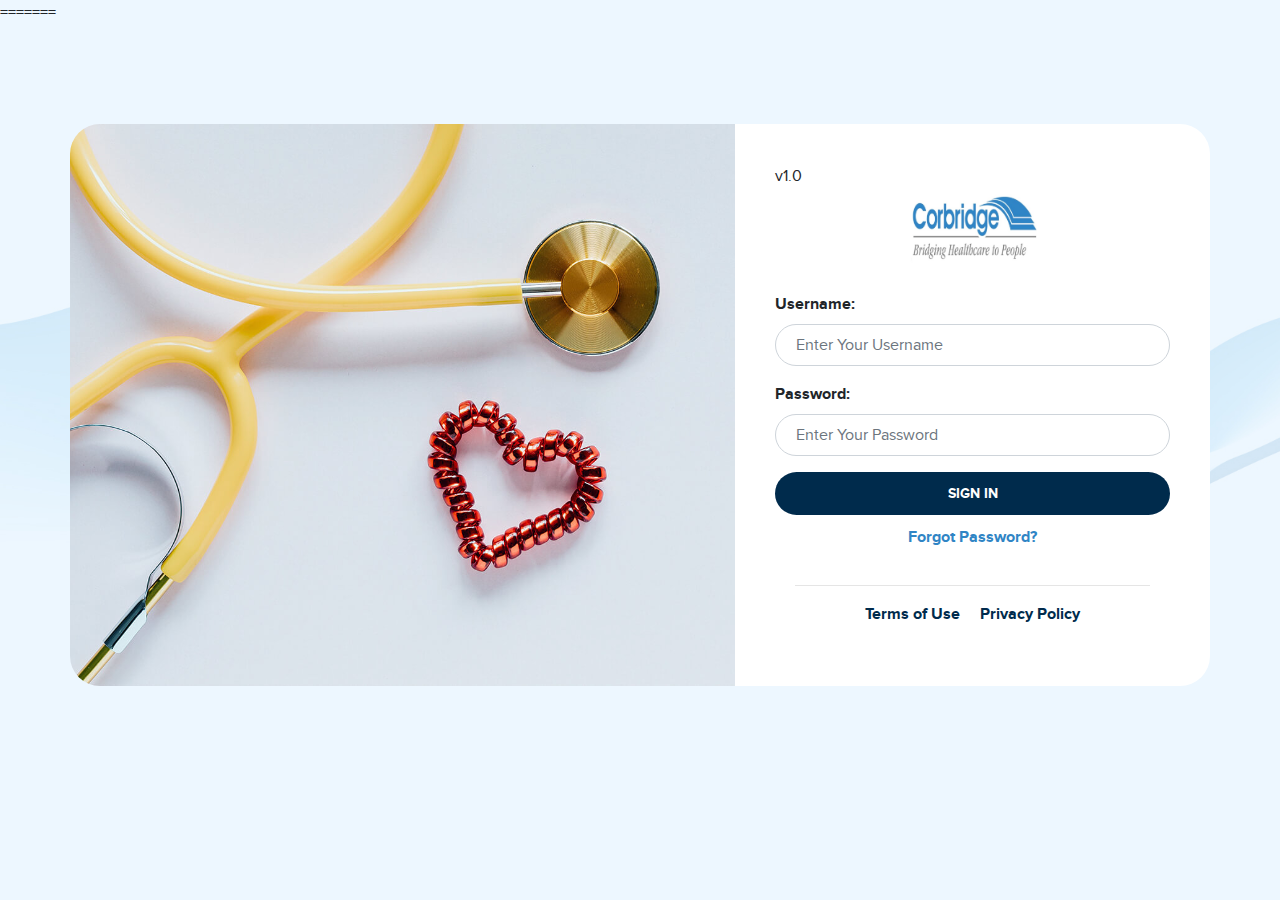
<file: index.html>
<!DOCTYPE html>
<html lang="en">
  <head>
    <meta charset="utf-8">
    <meta http-equiv="X-UA-Compatible" content="IE=edge">
    <meta name="viewport" content="width=device-width, initial-scale=1">
	<meta name="robots" content="noindex, nofollow" />
     <title>Corbridge WITH DEV-1 BRANCH</title>	  =======

   

	

	<link rel="icon" type="image/png" href="public/ed/images/cambridge-favicon.png" />   
	<link href="public/ed/css/bootstrap.min.css" rel="stylesheet">
	<link href="public/ed/css/owl.carousel.min.css" rel="stylesheet">	  
	<link href="public/ed/css/owl.theme.default.min.css" rel="stylesheet">  
	<link href="public/ed/css/fontawesome-all.min.css" rel="stylesheet">
	<link href="public/ed/css/animate.css" rel="stylesheet">	  
    <link href="public/ed/css/custom.css" rel="stylesheet">
    <link href="public/ed/css/xtian_custom.css" rel="stylesheet"> <!-- xtian 02-05-2021 -->
    <link href="public/css/jquery.dataTables.min.css" rel="stylesheet"> <!-- xtian 02-05-2021 -->

	<script  src="public/ed/js/jquery-3.4.1.min.js"></script>
	<script src="public/ed/js/popper.min.js" ></script>
	<script src="public/ed/js/bootstrap.min.js" ></script>
    <script src="public/ed/js/owl.carousel.min.js"></script>  
    <script src="public/ed/js/smooth-scroll.js"></script>	
	<script src="public/ed/js/wow.min.js" ></script>	
    <script src="public/js/chart.min.js"></script> 
	<script src="public/ed/js/custom.js"></script>	
	
	<!-- xtian 01-26-2021 -->
	<script  src="public/jquery/signature-pad.js"  ></script>
    <script  src="public/js/jquery.dataTables.min.js"  ></script>
    <script  src="public/js/accounting.min.js"  ></script>

    <style>
        table.table td a.add {
            color: #27C46B;
        }
        table.table td a.edit {
            color: #FFC107;
        }
        table.table td a.print {
            color: #000000;
        }
        table.table td a.delete {
            color: #E34724;
        }/* fallback */
        @font-face {
          font-family: 'Material Icons';
          font-style: normal;
          font-weight: 400;
          src: url('/public/image/flUhRq6tzZclQEJ-Vdg-IuiaDsNc.woff2') format('woff2');
        }

        .material-icons {
          font-family: 'Material Icons';
          font-weight: normal;
          font-style: normal;
          font-size: 24px;
          line-height: 1;
          letter-spacing: normal;
          text-transform: none;
          display: inline-block;
          white-space: nowrap;
          word-wrap: normal;
          direction: ltr;
          -webkit-font-feature-settings: 'liga';
          -webkit-font-smoothing: antialiased;
        }

    </style>

  </head>
  <body>

									<div id="wrapper">	  
										
										<div class="container">
										<div class="row row-login">
											<div id="mainbanner" style="background: url('public/ed/images/login-bg.jpg') center;background-size: cover;" class="col-md-7">
											</div>
											<div id="logincont" class="col-md-5 bg-white col-pads">
												<div class="vcont">v<span id="vernum">1.0</span></div>
												<div class="logo text-center" >
													<img alt="" src="public/ed/images/corbridge-logo.jpg" width="150">
												</div>	
												<div id="loginform">
												
													<div class="form-group">
														<label for="inputEmail4">Username:</label>
														<input type="text" class="form-control" id="username" name="username" placeholder="Enter Your Username">
													</div>
													<div class="form-group">
														<label for="inputEmail4">Password:</label>
														<input type="password" class="form-control" id="password" name="password" placeholder="Enter Your Password">
													</div>	
													<div class="text-center">
														<button type="submit" class="btn btn-custom bg-dblue text-white" onclick='login()'>Sign In</button> <a href="#" class="text-link text-blue" onclick="return false;">Forgot Password?</a>
													</div>	
												
												</div>
												<div class="login-bottom text-center">
													<hr>
													<a href="#termsofuse" class="text-link text-dblue" data-toggle="modal">Terms of Use</a>&nbsp;&nbsp;&nbsp;&nbsp;&nbsp;<a href="#privacypolicy" class="text-link text-dblue"  data-toggle="modal">Privacy Policy</a>
												</div>
											</div> 
										</div>
									</div>
									
								</div>	
								
								<style>body {background: url('public/ed/images/lb-bg.jpg') #edf7ff;background-size: cover;background-repeat:no-repeat;}</style>
								
								<!-- Modal -->
								<div class="modal fade" id="termsofuse" tabindex="-1" aria-labelledby="exampleModalLabel" aria-hidden="true">
								<div class="modal-dialog modal-lg">
									<div class="modal-content">
									<div class="modal-header bg-white">
										<h2 class="modal-title" id="exampleModalLabel">Terms of Use</h2>
										<button type="button" class="close" data-dismiss="modal" aria-label="Close">
										<span aria-hidden="true">&times;</span>
										</button>
									</div>
									<div class="modal-body">
										
									</div>
									</div>
								</div>
								</div>		
								
								
								<!-- Modal -->
								<div class="modal fade" id="privacypolicy" tabindex="-1" aria-labelledby="exampleModalLabel" aria-hidden="true">
								<div class="modal-dialog modal-lg">
									<div class="modal-content">
									<div class="modal-header bg-white">
										<h2 class="modal-title" id="exampleModalLabel">Privacy Policy</h2>
										<button type="button" class="close" data-dismiss="modal" aria-label="Close">
										<span aria-hidden="true">&times;</span>
										</button>
									</div>
									<div class="modal-body">
										
									</div>
									</div>
								</div>
								</div>	

<!-- Modal bg-white -->
<div class="modal" id="modal_form" tabindex="-1" aria-labelledby="exampleModalLabel" aria-hidden="true">
	<div class="modal-dialog">
	  <div class="modal-content">
		<div class="modal-header" style='background-color:#3085C5;color:#ffffff;'>
		  <h5 class="modal-title" id="exampleModalLabel">Message Us</h5>
		  <button type="button" onclick='close_modal()' class="close" data-dismiss="modal" aria-label="Close">
			<span aria-hidden="true">&times;</span>
		  </button>
		</div>
		<div class="modal-body" style='background-color:#EDF7FF;' id='modal_container'>
								  
		</div>
	  </div>
	</div>
  </div>	
  
	
	  
  
  
  
  
  
	
  <script>
	$(function () {
		$('[data-toggle="popover"]').popover()
	})

	$(document).ready(function(){
	
	});
	
	
	function login(){
		var param = 
            {
                'username' : $('#username').val(),
                'password' : $('#password').val()
            }
			
		$.post("https:\\\\corbridge.12symphony.com\\index.php\\Api\\login\\", param, 
			function(data) {
				console.log(data);
			
				
				if(data['success'] ){
					localStorage.setItem("user_id", data['user_id']);
					localStorage.setItem("location_district_id", data['location_district_id']);
					window.location.href = "main.html"; 
					
					

				}
				else{
					alert(data['description']);
				}
				
		}, 'json');
		

	} 
  </script>	
  </body>
  </html>
</file>
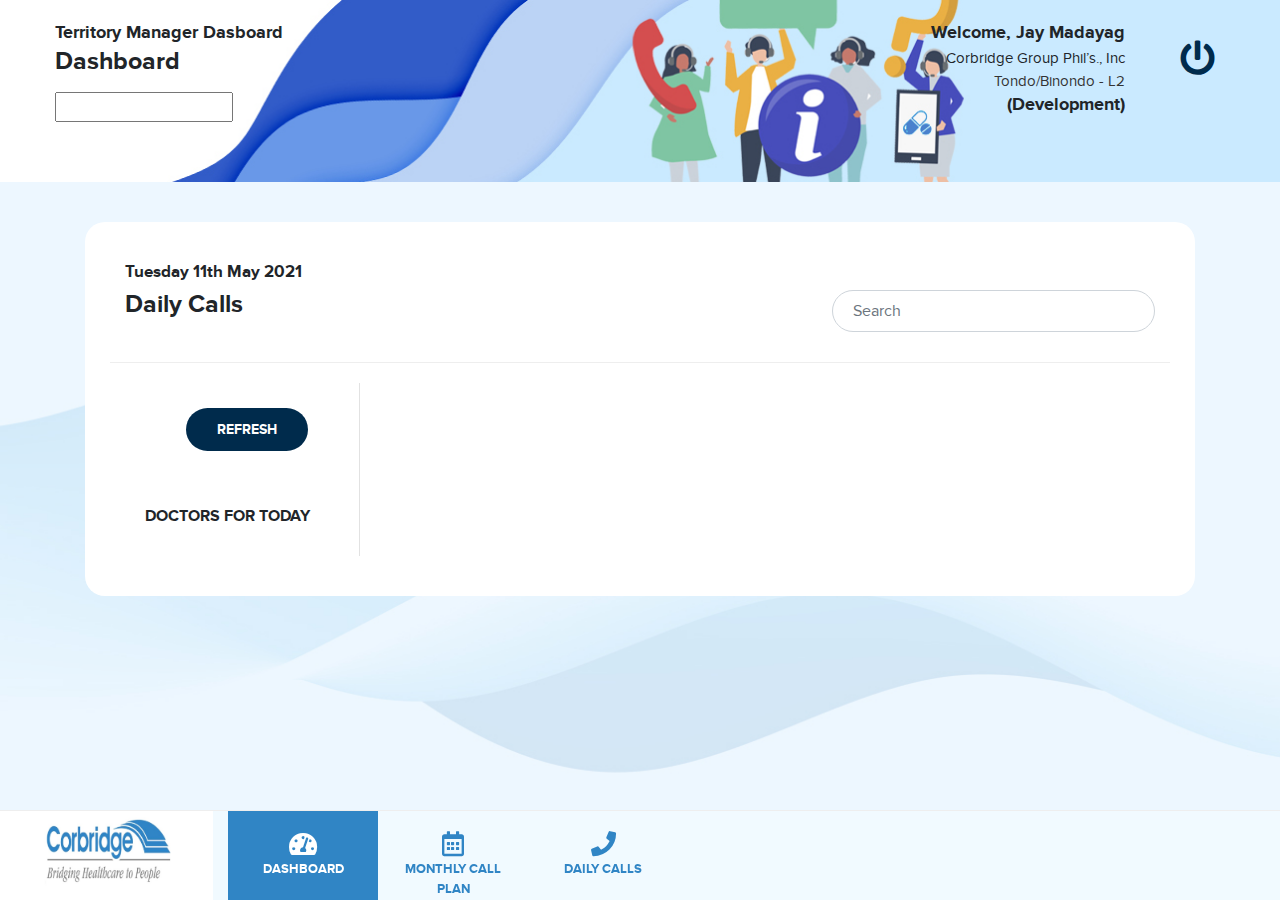
<file: daily_call.html>
<!DOCTYPE html>
<html lang="en">
  <head>
    <meta charset="utf-8">
    <meta http-equiv="X-UA-Compatible" content="IE=edge">
    <meta name="viewport" content="width=device-width, initial-scale=1">
	<meta name="robots" content="noindex, nofollow" />
    <title>Corbridge</title>	  
	<!--
	<link rel="icon" type="image/png" href="images/cambridge-favicon.png" />   
	-->

	<link rel="icon" type="image/png" href="public/ed/images/cambridge-favicon.png" />   
	<link href="public/ed/css/bootstrap.min.css" rel="stylesheet">
	<link href="public/ed/css/owl.carousel.min.css" rel="stylesheet">	  
	<link href="public/ed/css/owl.theme.default.min.css" rel="stylesheet">  
	<link href="public/ed/css/fontawesome-all.min.css" rel="stylesheet">
	<link href="public/ed/css/animate.css" rel="stylesheet">	  
    <link href="public/ed/css/custom.css" rel="stylesheet">
	<link href="/public/ed/css/xtian_custom.css" rel="stylesheet">

	<script src="public/ed/js/jquery-3.4.1.min.js"></script>
	<script src="public/ed/js/popper.min.js" ></script>
	<script src="public/ed/js/bootstrap.min.js" ></script>
    <script src="public/ed/js/owl.carousel.min.js"></script>  
    <script src="public/ed/js/smooth-scroll.js"></script>	
	<script src="public/ed/js/wow.min.js" ></script>	
	<script src="public/ed/js/custom.js"></script>	
	

	<!-- xtian 01-26-2021 -->
	<script  src="public/jquery/signature-pad.js"  ></script>
	<script  src="public/js/jquery.dataTables.min.js"  ></script>


  </head>
  <body>
  <header>
	  <div class="container-fluid">
		 <div class="row">
			 <div class="col-md-2 logo">
				<i id="mmenu" class="fas fa-bars"></i> 
				<a href="/" data-scroll><img alt="" src="public/ed/images/corbridge-logo.jpg" width="150"></a>
			 </div>
			 <nav id="hright" class="col-md-10">			 
				 <ul class="nav">


                    <li class="nav-item">
                        <a class="nav-link active" href="">
                            <span class="col-icon">
                            <i class="fas fa-tachometer-alt"></i>
                            </span>
                            <span class="col-text">
                                Dashboard
                            </span>
                         </a>
                     </li>		
				  



				   <li class="nav-item">
					  <a class="nav-link " href="">
						  <span class="col-icon">
						  	<i class="far fa-calendar-alt"></i>
						  </span>
						  <span class="col-text">
							  Monthly Call Plan
						  </span>
					   </a>
				   </li>


				    <li class="nav-item">
					  <a class="nav-link " href="daily_call.html">
						  <span class="col-icon">
						  	<i class="fas fa-phone"></i>
						  </span>
						  <span class="col-text">
							  Daily Calls
						  </span>
					   </a>
				   </li>					 
				   


					
				</ul>
			 </nav>	
			 
		</div>
	  </div>
  </header> 	  
<div id="wrapper">	  
	  	  
 		<section id="topheading" class="col-pads col-pads-nb">

			<div class="container-fluid">

				<div class="row">
					<div class="col-md-6">
						<div id="dashtitle">Territory Manager Dasboard</div>
						<h1 id="tabtitle">Dashboard</h1>
						<input type='text' id='user_id' />
					</div>
					
					<div class="col-md-6 text-right">
						<div class="row profilehead">
						    <div class="col-md-10">
							Welcome, <span id="pname">Jay Madayag</span><br>
                                <div id="compname">Corbridge Group Phil’s., Inc</div>
    							<div id="branchname">Tondo/Binondo - L2</div>
								<div id="mode">(Development)</div>
							</div>
							<div class="col-md-2"><a href="index.html"><i class="fas fa-power-off text-dblue"></i></a></div>							
                            </div>
						</div>
					</div>
				</div>
				
				

			</div>
			
		</section>	
<section id="tabwrap" class="section bg-lblue">
			<div class="container">
				<div class="row">
					
					<div class="col-12">
						
						
						
						<div class="card col-pads subnavs">
							    <div class="row">
							        <div class="col-12">
            						   <h5 id="tabinnertitle">Tuesday 11th May 2021</h5>
            					    </div>
                                    <div class="col-12">

													    <div class="row row-top">
													        <div class="col-md-8"><h2 class="rowttitle">Daily Calls</h2></div>
													        <div class="col-md-4 text-right">
													            <input type="text" class="form-control" id="search"  onchange="load_client()" placeholder="Search"/>
													        </div>
													    </div>                                        
                                    </div>
                                    <div class="col-lg-3 col-md-3 col-sm-12 col-xs-12">										
                                        <div style="padding:20px;border-right: 1px solid #e2e2e2;">
											<div style="text-align:center;width:100%;margin:5px;">
													<button class="btn btn-custom bg-dblue text-white" onclick="load_client()">Refresh</button>
											</div>
											<br>
											<br>	

											
											<label>DOCTORS FOR TODAY</label>
											<div id="client_container">	
											
                                            
											</div>

                                            
                                              
                                            
                                         </div>               
                                    </div>

                                    <div class="col-lg-9 col-md-9 col-sm-12 col-xs-12">
                                          <div style="padding:10px;" id="plot_dtl_container">



                                          </div>              
                                    </div>                


							
                                </div>
						</div>						
					</div>

				</div>
			</div>

		</section>
<!-- Modal bg-white -->
<div class="modal" id="modal_form" tabindex="-1" aria-labelledby="exampleModalLabel" aria-hidden="true">
  <div class="modal-dialog">
    <div class="modal-content" style='border:1px solid black;'>
      <div class="modal-header" style='background-color:#3085C5;color:#ffffff;'>
        <h5 class="modal-title" id="exampleModalLabel">Message Us</h5>
        <button type="button" onclick='close_modal()' class="close" data-dismiss="modal" aria-label="Close">
          <span aria-hidden="true">&times;</span>
        </button>
      </div>
      <div class="modal-body" style='background-color:#EDF7FF;' id='modal_container'>
								
      </div>
    </div>
  </div>
</div>	

  
    





  
<script>
	$(document).ready(function(){
		$('#user_id').val(localStorage.getItem("user_id"));
		//load_client();
		//load_tm_line_item();
		//load_visual();
		mobile_sync()
	});
	
	
	function load_client(){
	
		var user_id = localStorage.getItem("user_id");
		var location_district_id = localStorage.getItem("location_district_id");
	
		var param = 
            {
                'user_id' : user_id,
				'location_district_id' :location_district_id
				
                
            }
			
		$.get("https:\\\\corbridge.12symphony.com\\index.php\\Api\\get_plot_today\\", param, 
			function(data) {
				console.log(data);
			
				localStorage.setItem("plot_list", JSON.stringify(data['plot_list']));
				
				console.log(localStorage.getItem("plot_list"));
			
				load_plot_list();
				
				
				
				
		}, 'json');
		
	
	}
	
	
	function load_plot_list(){
	
		var html = "";
	
		JSON.parse(localStorage.getItem("plot_list")).forEach((number, index) => {
					console.log('Index: ' + index + ' Value: ' + number.doctor_name);
					
				html = html + "<div onclick='view_plot_dtl(" + number.plot_dtl_id + ")' onmouseover=\"this.style.color='orange';\" onmouseout=\"this.style.color='';\" style='border-bottom: 1px solid white; margin-bottom: 8px; cursor: pointer; font-size: 14px;'> " +
									" <i class='fas fa-check-circle' style='color:green'></i> " +       
									"&nbsp; " + number.doctor_name +
							"</div>";
		});
		
		$('#client_container').html(html);
	
	}
	
	
	function load_tm_line_item(){
	
		var user_id = localStorage.getItem("user_id");
		var location_district_id = localStorage.getItem("location_district_id");
	
		var param = 
            {
                'user_id' : user_id
				
				
                
            }
			
		$.get("https:\\\\corbridge.12symphony.com\\index.php\\Api\\get_line\\", param, 
			function(data) {
				console.log(data);
				
				var sst = JSON.stringify(data);
				alert(sst);
				
				
				
				
		}, 'json');
	
	}
	
	
	function load_visual(){
	
		var user_id = localStorage.getItem("user_id");
	
		var param = 
            {
                'user_id' : user_id
			}
			
		$.get("https:\\\\corbridge.12symphony.com\\index.php\\Api\\get_visual_aids\\", param, 
			function(data) {
				console.log(data);
				
				var sst = JSON.stringify(data);
				alert(sst);
				
		}, 'json');
	
	}
	
	
	function mobile_sync(){
		var user_id = localStorage.getItem("user_id");
		alert(user_id);
	
		var param = 
            {
                'user_id' : user_id,
				'data' : "{first_name : 'christian',last_name : 'aborde'}"
			}
			
		$.get("https:\\\\corbridge.labmatepharma.com\\index.php\\Api\\mobile_sync\\", param, 
			function(data) {
				console.log(data);
				var sst = JSON.stringify(data);
				alert(sst);
				
		}, 'json');
	
	}




</script>	
</body>
</html>
</file>
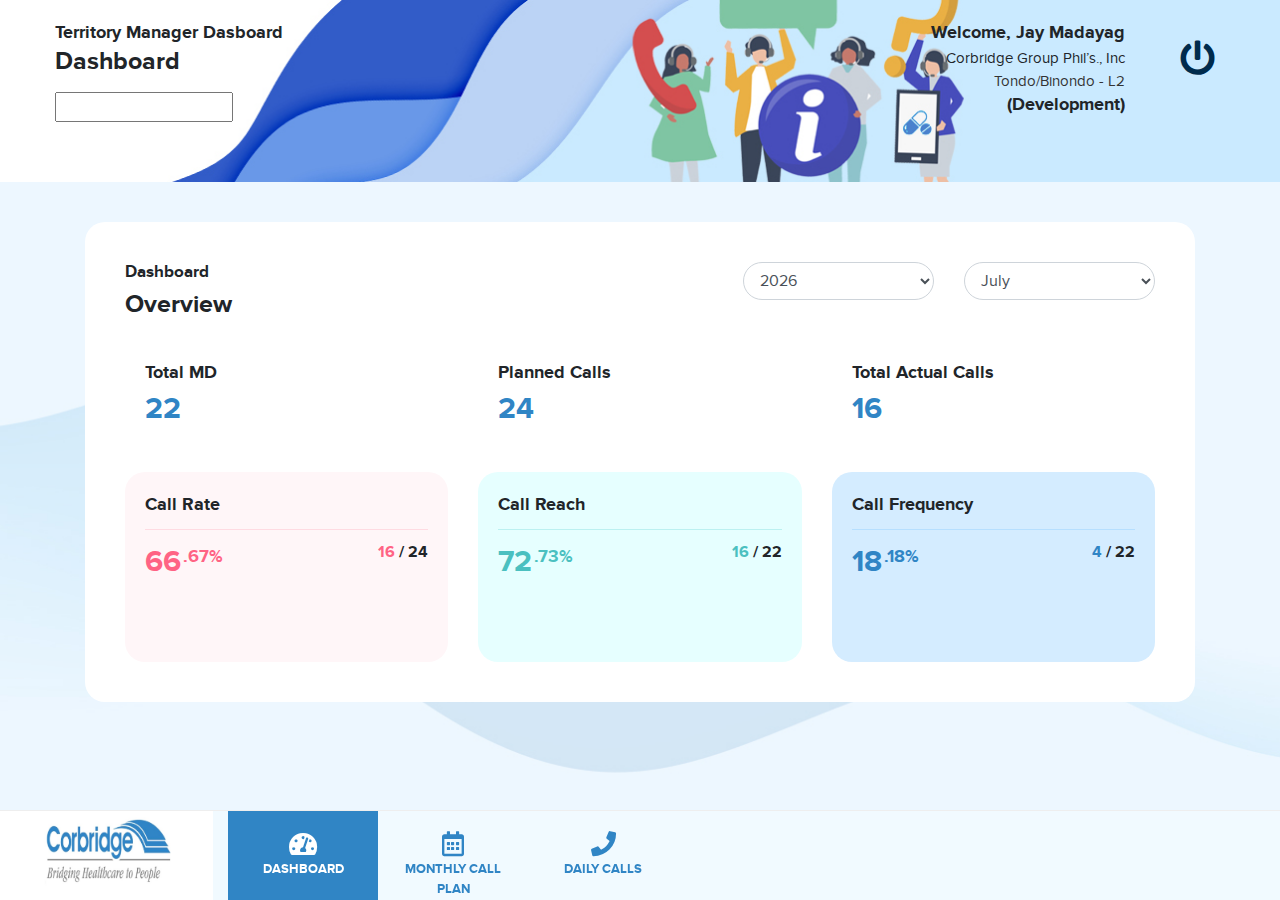
<file: main.html>
<!DOCTYPE html>
<html lang="en">
  <head>
    <meta charset="utf-8">
    <meta http-equiv="X-UA-Compatible" content="IE=edge">
    <meta name="viewport" content="width=device-width, initial-scale=1">
	<meta name="robots" content="noindex, nofollow" />
    <title>Corbridge chrisitan</title>	  
	<!--
	<link rel="icon" type="image/png" href="images/cambridge-favicon.png" />   
	-->

	<link rel="icon" type="image/png" href="public/ed/images/cambridge-favicon.png" />   
	<link href="public/ed/css/bootstrap.min.css" rel="stylesheet">
	<link href="public/ed/css/owl.carousel.min.css" rel="stylesheet">	  
	<link href="public/ed/css/owl.theme.default.min.css" rel="stylesheet">  
	<link href="public/ed/css/fontawesome-all.min.css" rel="stylesheet">
	<link href="public/ed/css/animate.css" rel="stylesheet">	  
    <link href="public/ed/css/custom.css" rel="stylesheet">
	<link href="/public/ed/css/xtian_custom.css" rel="stylesheet">

	<script src="public/ed/js/jquery-3.4.1.min.js"></script>
	<script src="public/ed/js/popper.min.js" ></script>
	<script src="public/ed/js/bootstrap.min.js" ></script>
    <script src="public/ed/js/owl.carousel.min.js"></script>  
    <script src="public/ed/js/smooth-scroll.js"></script>	
	<script src="public/ed/js/wow.min.js" ></script>	
	<script src="public/ed/js/custom.js"></script>	
	

	<!-- xtian 01-26-2021 -->
	<script  src="public/jquery/signature-pad.js"  ></script>
	<script  src="public/js/jquery.dataTables.min.js"  ></script>


  </head>
  <body>
  <header>
	  <div class="container-fluid">
		 <div class="row">
			 <div class="col-md-2 logo">
				<i id="mmenu" class="fas fa-bars"></i> 
				<a href="/" data-scroll><img alt="" src="public/ed/images/corbridge-logo.jpg" width="150"></a>
			 </div>
			 <nav id="hright" class="col-md-10">			 
				 <ul class="nav">


                    <li class="nav-item">
                        <a class="nav-link active" href="">
                            <span class="col-icon">
                            <i class="fas fa-tachometer-alt"></i>
                            </span>
                            <span class="col-text">
                                Dashboard
                            </span>
                         </a>
                     </li>		
				  



				   <li class="nav-item">
					  <a class="nav-link " href="">
						  <span class="col-icon">
						  	<i class="far fa-calendar-alt"></i>
						  </span>
						  <span class="col-text">
							  Monthly Call Plan
						  </span>
					   </a>
				   </li>


				    <li class="nav-item">
					  <a class="nav-link " href="daily_call.html">
						  <span class="col-icon">
						  	<i class="fas fa-phone"></i>
						  </span>
						  <span class="col-text">
							  Daily Calls
						  </span>
					   </a>
				   </li>					 
				   


					
				</ul>
			 </nav>	
			 
		</div>
	  </div>
  </header> 	  
<div id="wrapper">	  
	  	  
 		<section id="topheading" class="col-pads col-pads-nb">

			<div class="container-fluid">

				<div class="row">
					<div class="col-md-6">
						<div id="dashtitle">Territory Manager Dasboard</div>
						<h1 id="tabtitle">Dashboard</h1>
						<input type='text' id='user_id' />
					</div>
					
					<div class="col-md-6 text-right">
						<div class="row profilehead">
						    <div class="col-md-10">
							Welcome, <span id="pname">Jay Madayag</span><br>
                                <div id="compname">Corbridge Group Phil’s., Inc</div>
    							<div id="branchname">Tondo/Binondo - L2</div>
								<div id="mode">(Development)</div>
							</div>
							<div class="col-md-2"><a href="index.html"><i class="fas fa-power-off text-dblue"></i></a></div>							
                            </div>
						</div>
					</div>
				</div>
				
				

			</div>
			
		</section>	
<section id="tabwrap" class="section bg-lblue">
    <div class="container">
        <div class="row">
            <div class="col-12">
                <div class="card col-pads subnavs">
                    <div class="row">
                        <div class="col-12">
                            <div class="row">
                                <div class="col-md-7">
                                    <div class="row">
                                        <div class="col-12">
                                            <h5 id="tabinnertitle">Dashboard</h5>
                                        </div>
                                        <div class="col-12">
                                            <h2 class="rowttitle">Overview</h2>
                                        </div>
                                    </div>
                                </div>
                                <div class="col-md-5 text-right">
                                    <div class="row">
                                        <div class="col">
                                            <select name="year" id="year" class="form-control"></select>
                                        </div>
                                        <div class="col">
                                            <select name="month" id="month" class="form-control"></select>
                                        </div>
                                    </div>
                                </div>
                            </div>
                        </div>
                    </div>
                    <div class="row row-dcard"> 
                        <div class="col-md-4">
                            <div class="dash-card bg-lblue">
                                <div class="card-title-sm">
                                    Total MD
                                </div>
                                <div class="card-data text-blue">
                                    <span id="txdata">22</span>
                                </div>
                            </div>
                        </div>
                        <div class="col-md-4">
                            <div class="dash-card bg-lblue planned_calls">
                                <div class="card-title-sm">
                                    Planned Calls
                                </div>
                                <div class="card-data text-blue">
                                    <span id="txdata">24</span>
                                </div>
                            </div>
                        </div>
                        <div class="col-md-4">
                            <div class="dash-card bg-lblue total_actual_calls">
                                <div class="card-title-sm">
                                    Total Actual Calls
                                </div>
                                <div class="card-data text-blue">
                                    <span id="txdata">16</span>
                                </div>
                            </div>
                        </div>
                    </div>
                    <div class="row row-dcard">
                        <div class="col-md-4">
                            <div class="dash-card bg-lred rate">
                                <div class="card-title-sm">
                                    Call Rate
                                </div>
                                <div class="card-nums">
                                                                        <span class="wnum text-lred">66                                        <sup style="font-size: 18px;margin-left: -6px;">.67%</sup>
                                    </span>
                                    <span class="float-right">
                                    <span class="ac text-lred">16</span> / 
                                    <span class="pc">24</span>
                                    </span>
                                </div>
                                <div class="card-graph">
                                    <canvas id="ovchart_rate" width="100%" height="50"></canvas>
                                </div>
                            </div>
                        </div>
                        <div class="col-md-4">
                            <div class="dash-card bg-cyan reach">
                                <div class="card-title-sm">
                                Call Reach
                                </div>
                                <div class="card-nums">
                                                                        <span class="wnum text-cyan">
                                        72                                        <sup style="font-size: 18px;margin-left: -6px;">.73%</sup>
                                    </span>
                                    <span class="float-right">
                                        <span class="ac text-cyan">16</span> / 
                                        <span class="pc">22</span>
                                    </span>
                                </div>
                                <div class="card-graph">
                                    <canvas id="ovchart_reach" width="100%" height="50"></canvas>
                                </div>
                            </div>
                        </div>
                        <div class="col-md-4">
                            <div class="dash-card bg-mlblue freq">
                                <div class="card-title-sm">
                                    Call Frequency
                                </div>
                                <div class="card-nums">
                                                                        <span class="wnum text-blue">
                                        18                                        <sup style="font-size: 18px;margin-left: -6px;">.18%</sup>
                                    </span>
                                    <span class="float-right">
                                        <span class="ac text-blue">4</span> / 
                                        <span class="pc">22</span>
                                    </span>
                                </div>
                                <div class="card-graph">
                                    <canvas id="ovchart_freq" width="100%" height="50"></canvas>
                                </div>
                            </div>
                        </div>
                    </div>
                </div>
            </div>
        </div>
    </div>
</section>
<!-- Modal bg-white -->
<div class="modal" id="modal_form" tabindex="-1" aria-labelledby="exampleModalLabel" aria-hidden="true">
  <div class="modal-dialog">
    <div class="modal-content" style='border:1px solid black;'>
      <div class="modal-header" style='background-color:#3085C5;color:#ffffff;'>
        <h5 class="modal-title" id="exampleModalLabel">Message Us</h5>
        <button type="button" onclick='close_modal()' class="close" data-dismiss="modal" aria-label="Close">
          <span aria-hidden="true">&times;</span>
        </button>
      </div>
      <div class="modal-body" style='background-color:#EDF7FF;' id='modal_container'>
								
      </div>
    </div>
  </div>
</div>	

  
    





  
<script>
$(document).ready(function(){
	$('#user_id').val(localStorage.getItem("user_id"));
});




</script>	
</body>
</html>
</file>
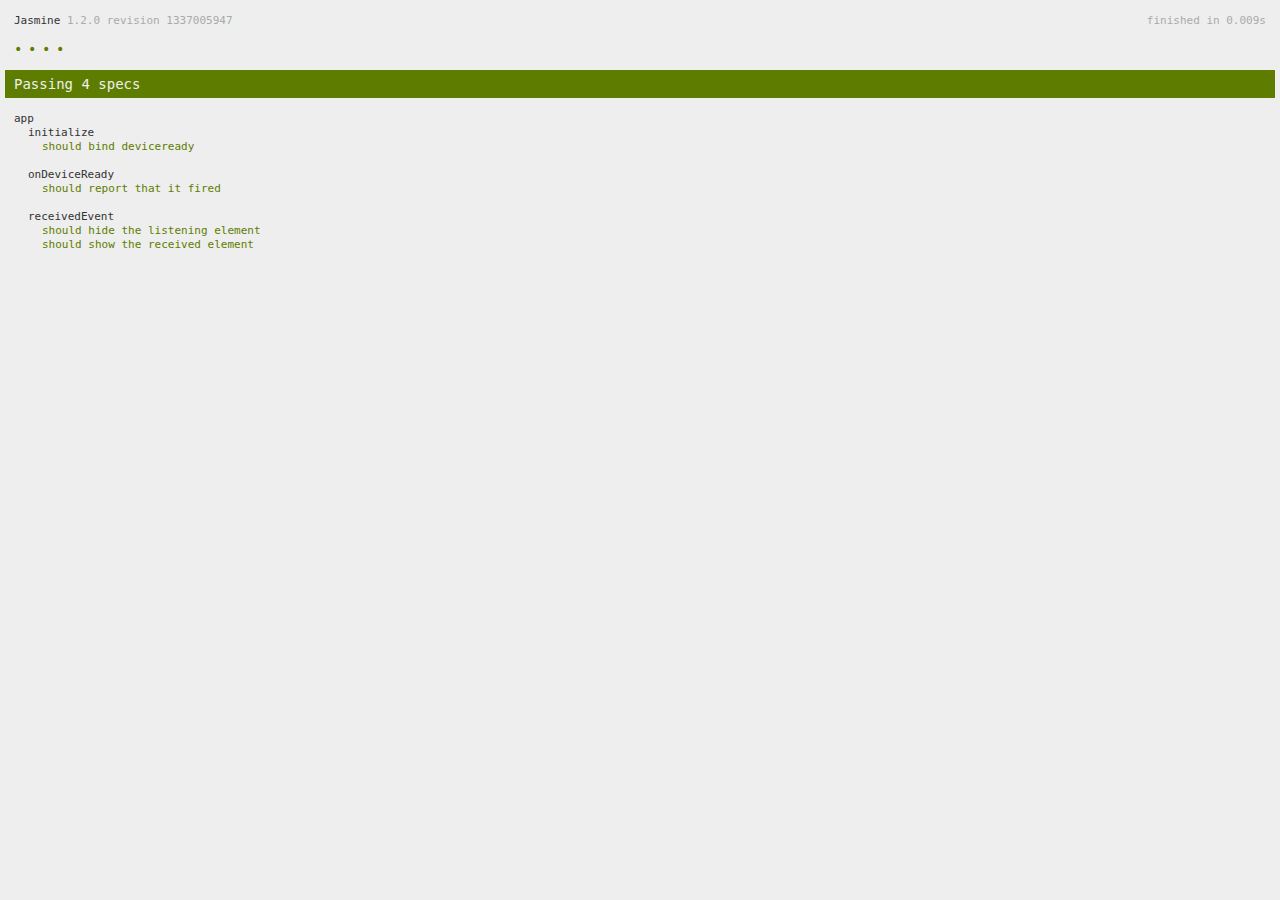
<file: orig/spec.html>
<!DOCTYPE html>
<!--
    Licensed to the Apache Software Foundation (ASF) under one
    or more contributor license agreements.  See the NOTICE file
    distributed with this work for additional information
    regarding copyright ownership.  The ASF licenses this file
    to you under the Apache License, Version 2.0 (the
    "License"); you may not use this file except in compliance
    with the License.  You may obtain a copy of the License at

    http://www.apache.org/licenses/LICENSE-2.0

    Unless required by applicable law or agreed to in writing,
    software distributed under the License is distributed on an
    "AS IS" BASIS, WITHOUT WARRANTIES OR CONDITIONS OF ANY
     KIND, either express or implied.  See the License for the
    specific language governing permissions and limitations
    under the License.
-->
<html>
    <head>
        <title>Jasmine Spec Runner</title>

        <!-- jasmine source -->
        <link rel="shortcut icon" type="image/png" href="spec/lib/jasmine-1.2.0/jasmine_favicon.png">
        <link rel="stylesheet" type="text/css" href="spec/lib/jasmine-1.2.0/jasmine.css">
        <script type="text/javascript" src="spec/lib/jasmine-1.2.0/jasmine.js"></script>
        <script type="text/javascript" src="spec/lib/jasmine-1.2.0/jasmine-html.js"></script>

        <!-- include source files here... -->
        <script type="text/javascript" src="js/index.js"></script>

        <!-- include spec files here... -->
        <script type="text/javascript" src="spec/helper.js"></script>
        <script type="text/javascript" src="spec/index.js"></script>

        <script type="text/javascript">
            (function() {
                var jasmineEnv = jasmine.getEnv();
                jasmineEnv.updateInterval = 1000;

                var htmlReporter = new jasmine.HtmlReporter();

                jasmineEnv.addReporter(htmlReporter);

                jasmineEnv.specFilter = function(spec) {
                    return htmlReporter.specFilter(spec);
                };

                var currentWindowOnload = window.onload;

                window.onload = function() {
                    if (currentWindowOnload) {
                        currentWindowOnload();
                    }
                    execJasmine();
                };

                function execJasmine() {
                    jasmineEnv.execute();
                }
            })();
        </script>
    </head>
    <body>
        <div id="stage" style="display:none;"></div>
    </body>
</html>
</file>
<file: public/ed/css/custom.css>
@font-face {
    font-family: 'proxima_nova_bold';
    src: url('../webfonts/proxima_nova_bold-webfont.woff2') format('woff2'),
         url('../webfonts/proxima_nova_bold-webfont.woff') format('woff');
    font-weight: normal;
    font-style: normal;

}

@font-face {
    font-family: 'proximanova-regular';
    src: url('../webfonts/proximanova-regular-webfont.woff2') format('woff2'),
         url('../webfonts/proximanova-regular-webfont.woff') format('woff');
    font-weight: normal;
    font-style: normal;

}

@font-face {
    font-family: 'proxima_nova_thin';
    src: url('../webfonts/proxima_nova_thin-webfont.woff2') format('woff2'),
         url('../webfonts/proxima_nova_thin-webfont.woff') format('woff');
    font-weight: normal;
    font-style: normal;

}

body {
	font-family: 'proximanova-regular';
	font-style: normal;
	background: url(../images/lb-bg.jpg) fixed #edf7ff;
	background-size: cover;
	background-repeat: no-repeat;
}

h1,h2,h3 {
    font-family: 'proxima_nova_bold';
	margin-bottom: 15px;
}

h1 {
	font-size: 25px;
}

h3 {
    font-size: 20px;
	text-transform: uppercase;
}

h4 {
    font-family: 'proxima_nova_bold';		
}

h6,label {
    font-family: 'proxima_nova_bold';		
}

h5 {
    font-family: 'proxima_nova_bold';	
    font-size: 17px;
	text-transform: uppercase;
}

h5#tabinnertitle {
    text-transform: none;
}

p {
	font-size: 16px;
}

thead th {
	font-family: 'proxima_nova_bold';
	text-transform: uppercase;
	font-size: 15px;
	color: #333333;
}

a,a:hover,#dashtitle,.profilehead,.card-title-sm,.card-data,.rowttitle,.docattn {
	font-family: 'proxima_nova_bold';
	text-decoration: none;
	-webkit-transition: 0.3s;
	-moz-transition: 0.3s;
	transition: 0.3s;		
}

ul {
	padding-left: 0px;
}

ul li {
    list-style: none;
}

ul li.tablink .nav-link {
    font-family: 'proxima_nova_bold';
    padding: 20px 30px 20px 30px;
    border-radius: 20px 20px 0px 0px;
    font-size: 18px;
	cursor: pointer;
	-webkit-transition: 0.3s;
	-moz-transition: 0.3s;
	transition: 0.3s;	
}

ul li.tablink .nav-link.active,ul li.tablink .nav-link:hover {
    background-color: #edf7ff;
	-webkit-transition: 0.3s;
	-moz-transition: 0.3s;
	transition: 0.3s;	
}

video {
	border: 10px solid #ffd400;
	border-radius: 20px;
}

.vheight {
    height: 100vh;
}

.bg-white {
	background-color: #ffffff;
}

.bg-red {
	background-color: #ed1b36;
}

.bg-lred {
    background-color: #fff6f8;
}

.bg-cyan {
    background-color: #e6ffff;
}

.bg-lblue {
	/*background-color: #edf7ff;*/
	background-color: transparent;
}

.bg-mlblue {
	background-color: #d4ecff;
}

.bg-blue {
	background-color: #3085c5;
}

.bg-dblue {
	background-color: #002b4c;	
}

.bg-grey {
	background-color: #f2f2f2;
}

.bg-lgrey {
	background-color: #595959;
}

.bg-slgrey {
    background-color: #f9f9f9;
}

.bg-video {
    position: absolute;
    top: 0;	
}

.btn-outlined {
	border: 2px solid;
	border-color: #004269;
	color: #004269;
	background: transparent;
}

.btn-outlined-red {
	border: 2px solid;
	border-color: #ff0000;
	color: #ff0000;
	background: transparent;
}

.copyright {
    border-top: 1px solid #eeeeee;
    padding-top: 20px;
}

.copyright p {
    font-size: 13px;
}

/*.btn-outlined:hover {
	background-color: #51bb97;
	color: #ffffff;
}*/

.badge {
    font-weight: normal;
}

.text-white {
	color: #ffffff;
}

.text-green {
	color: #30c595; 
}

.text-cyan {
    color: #4bc0c0;
}

.text-blue {
	color: #3085c5;	
}

.text-dblue {
	color: #002b4c;
}

.text-red {
	color: #ed1b36;	
}

.text-lred {
    color: #ff6384;
}

.totaldoc {
    padding-bottom: 20px;
}

#doctor_list_container .table-responsive {
    overflow-y: scroll;
    height: 400px;    
}

header a.nav-link.text-red {
	color: #ed1b36;	
}

.text-grey {
	color: #4d4d4d;
}

.bg-greendient {
	background: rgb(239,255,225);
	background: linear-gradient(0deg, rgba(239,255,225,1) 0%, rgba(255,255,255,1) 100%);	
}

.numstats {
    font-family: 'proxima_nova_bold';	
	font-size: 80px;
}

.btn-custom {
    font-family: 'proxima_nova_bold';
	text-transform: uppercase;
    border-radius: 30px;
	font-size: 14px;
    padding: 10px 30px 10px 30px;
	-webkit-transition: 0.2s;
	-moz-transition: 0.2s;
	transition: 0.2s;	
}

/*.row-actions {
	border-bottom: 1px solid #eeeeee;
	padding-bottom: 20px;
	margin-bottom: 20px;
}*/

.btn-custom.bg-red {
	color: #ffffff;
}

.btn-custom.bg-red:hover {
	background-color: #b30017;
	-webkit-transition: 0.2s;
	-moz-transition: 0.2s;
	transition: 0.2s;	
}

.btn-custom.bg-green:hover {
	background: #00ca72;
	color: #ffffff;
}

.btn-custom.bg-lgreen:hover {
	background: #71f009;	
}

.section {
	padding-top: 40px;
	padding-bottom: 80px;
	position: relative;
}

.sub-section {
	margin-top: 90px;
}

body.scrolled header {
	background: #ffffff;
}

header {
	background: #f1faff;
    position: fixed;
	width: 100%;
    bottom: 0;
	left: 0;
	/*padding: 0px 80px 0px 80px;*/
	z-index: 20;	
	height: 90px;
	border-top: 1px solid #eeeeee;
	-webkit-transition: 0.3s;
	-moz-transition: 0.3s;
	transition: 0.3s;	
}

header i#mmenu {
    font-size: 35px;
    color: #ffffff;
    padding: 10px;
	display: none;
}

header .logo {
	background: #ffffff;
	text-align: center;
}

header a.nav-link {
	font-family: 'proxima_nova_bold';
	color: #3085c5;
	text-transform: uppercase;
	height: 90px;
    padding: 20px 10px;
}

header a:hover,header a.active {
	background-color: #3085c5;
	color: #ffffff;
}

#dashtitle,.profilehead,.card-title-sm {
	font-size: 18px;
}

.profilehead a {
    color: #3085c5;
}

.row-tabs {
    margin-top: 20px;
}

/*.row-subheading .col-md-3 {
    border-right: 1px solid #eeeeee;
}

.row-subheading .col-md-3:nth-last-child(1) {
    border-right: 0px;
}*/

.row-subheading.left-col {
    margin-top: -95px;
}

div#view_option_container {
    margin-top: -95px;
}

#view_option_container .nav-tabs {
    border-bottom: 0px;
}

#view_option_container .nav-link {
    color: #212529;
    /*background: transparent;
    padding-top: 0;*/
    width: auto;
    margin-bottom: 10px;
    background: #c4e5ff;
    height: 56px;
}

#view_option_container .nav-link.active {
    background: #edf7ff;
}

#view_option_container .nav-link img {
    width: 30px;
    margin-right: 5px;
    float: left;
}

.left-col .col-12 {
    border-bottom: 1px solid #eeeeee;
    padding-bottom: 20px;
    margin-bottom: 20px;
}

.left-col .col-12:nth-last-child(1) {
    border-bottom: 0px;
    margin-bottom: 0px;
}

.cal-items {
    font-family: 'proxima_nova_bold';       
    font-size:14px;
    cursor:pointer;
    font-weight: bold;
    border-radius: 30px;
    padding: 2px 15px;
    margin-bottom: 5px;
}

.cal-items .badge {
    background: #ffffffb0;
    font-weight: bold;
    font-size: 11px;
}

.cal-calls {
    background: #a8daff;    
    color:#005696!important;    
}

.cal-jcalls {
    background: #caffca;
    color: #006b00!important; 
}

.cal-scalls {
    background: #ffe3dc;
    color: #7b0000!important;
}

div#but .btn {
    width: 100%;
}

.card-data span {
    font-size: 17px;
}

li.nav-item.log-cont {
    margin-left: 0px;
}

li.nav-item.log-cont a {
    float: left;
    margin-left: 10px;
}

header img {
    opacity: 1;	
	-webkit-transition: 0.3s;
	-moz-transition: 0.3s;
	transition: 0.3s;		
}

header .nav-right a {
    float: left;
}

header .nav-right a i {
	display: none;
}

header .nav-right a.nav-link {
    padding-left: 0;
}

header .nav-right a.btn-custom {
    margin-left: 20px;
}

header .nav-right.logged-in {
	text-align: center;
}

header .nav-right.logged-in a {
    float: none;
}

nav#hright span {
    display: inline-table;
    vertical-align: top;
}

nav#hright span i {
    font-size: 25px;
}

nav#hright span.col-text {
    width: 130px;
    font-size: 13px;
    text-align: center;
    display: block;
}

nav#hright span.col-icon {
    margin-right: 10px;
    width: 100%;
    text-align: center;
}

.img-top {
    margin-top: 100px;
}

.col-pads {
    padding: 40px;
}

.col-pads-nb {
    padding-bottom: 0px;
}

.col-pads-md {
    padding: 40px 30px;
}

.col-pads-sm {
    padding: 20px;
}

.no-pads {
	padding: 0px;
}

.no-tpads {
	padding-top: 0px;
}

iframe {
    border-radius: 20px;
    border: 15px solid #71f009;
}

#topheading {
	background: url("../images/heading-bg.jpg");
	background-size: cover;
	background-repeat: no-repeat;
	background-color: #ffffff;
	position: relative;
	padding-top: 20px;
    padding-bottom: 60px;	
}

.cnav {
    border: 0px;
    font-size: 20px;
    width: 30px;
    cursor: pointer;
}

.cnav:visited {
	border: 0;
}

#topheading .bottom-cont {
    margin-top: 40px;
}

.rowttitle {
    font-size: 25px;
    margin-bottom: 0px;
}

.bcrumbs span {
    font-family: 'proxima_nova_bold';
    display: block;
}

.bcrumbs {
    margin-bottom: 20px;
    padding-bottom: 20px;
    border-bottom: 1px solid #eeeeee;
}

.bcrumbs button {
    width: 120px;
}

#about {
	background: url("../images/about-bg.jpg") bottom;
	background-size: 100%;
	background-repeat: no-repeat;
	z-index: 1;
}
	

#topheading.topheading-sign {
	padding-bottom: 0px;
}

#topheading .card-box .bottom-cont {
    padding: 40px 80px 40px 80px;
    margin-top: 20px;
    border-radius: 0px 0px 20px 20px;
}

#topheading .card-box .bottom-cont h2 {
    font-size: 23px;
}

.page-signup .col-left h2 {
    margin-bottom: 40px;
}

.nav-tabs .nav-link {
    border-radius: 30px;
    background: transparent;
    margin-right: 10px;
    /*width: 150px;*/
    width: 170px;
    text-align: center;
    color: #3085c5;
    border: 0;
}

.nav-tabs .nav-item.show .nav-link, .nav-tabs .nav-link.active, .nav-tabs .nav-link:hover {
    background: #3085c5;
    color: #ffffff;
    border: 0;
}

.subnavs .nav-tabs {
    padding-bottom: 20px;
    margin-bottom: 0px;
}

.card-footer {
    background-color: transparent;
    border-top-color: #eeeeee;
}

.row-top {
    padding-bottom: 30px;
    margin-bottom: 20px;
    border-bottom: 1px solid #eeeeee;
}

.row-bottom {
    padding-bottom: 30px;
}

.row-top-bottom {
    border-top: 1px solid #eeeeee;    
    padding-top: 20px;
    padding-bottom: 20px;
} 

.row-nb-top-bottom {
    padding-top: 20px;
    padding-bottom: 20px;
} 

.row-top i,.row-bottom i,.row-nb-top-bottom i {
    font-size: 25px;
    float: left;
    margin-right: 10px;
}

#srchdown .dropbtn {
    background-color: transparent;
    color: #495057;
    font-size: 16px;
    border-radius: 30px;
    padding: 8px 20px 8px 20px;
    width: 300px;
    border: 1px solid #ced4da;
    text-align: left;
}

#srchdown .myinput {
  box-sizing: border-box;
  background-image: url('../images/searchicon.png');
  background-position: 14px 12px;
  background-repeat: no-repeat;
  font-size: 16px;
  padding: 14px 20px 12px 45px;
  border: none;
  border-bottom: 1px solid #ddd;
}

#srchdown .myinput:focus {outline: 3px solid #ddd;}

#srchdown.dropdown {
  position: relative;
  display: inline-block;
}

#srchdown .dropdown-content {
  display: none;
  position: absolute;
  background-color: #f6f6f6;
  min-width: 230px;
  overflow: auto;
  border: 1px solid #ddd;
  z-index: 1;
}

#srchdown .dropdown-content a {
    color: #333333;
    padding: 10px;
    text-decoration: none;
    display: block;
}

#srchdown.dropdown a:hover {background-color: #ddd;}

#srchdown .show {display: block;}

.ritems {
    overflow-y: scroll;
    height: 200px;
}

.btn-view-all {
    margin-bottom: 15px;
}

.tab-title {
    margin-top: 10px;
}

h3.plot-title small {
    font-family: 'proximanova-regular';
}

.listlink {
    font-family: 'proximanova-regular';
    color: #000000;
    font-size: 13px;
	cursor: pointer;
}

.listlink:hover {
    font-family: 'proximanova-regular';
	color: #3085c5;
}

.listlink #calltitle,.dnum {
    font-family: 'proxima_nova_bold';
}

.dnum {
	color: #333333;
	font-size: 15px;
}

.listlink i {
    font-size: 7px;
    position: relative;
    top: -2px;
}

.popover {
    padding: 20px;
    border-radius: 20px;
    border: 0;
    box-shadow: 0px 0px 10px 0px rgba(0,0,0,0.1);
    max-width: 320px;	
    width: 100%;	
}

.popover .popover-header {
    background: transparent;
	text-transform: capitalize;
	font-size: 18px;
}

.popover .popover-header #datecont {
	font-family: 'proximanova-regular';
    margin-top: 5px;
    font-size: 15px;	
}

#docattendees a {
    color: #3085c5;
}

#docattendees li {
    margin-top: 10px;
}

#callcalendar ul li {
    text-align: left;
}


.table#callcalendar thead th {
    border-bottom: 0px;
	width: 14.28%;
}

.table#callcalendar tr:nth-child(1) td {
    border-top: 0px;
}

.table#callcalendar td {
    height: 135px;
    vertical-align: top;
}

.table#callcalendar .currentdate {
	background-color: #f4faff;
}

.acct-switch {
    font-family: 'proxima_nova_bold';
    padding-top: 15px;
    border-left: 1px solid #eeeeee;
    padding-left: 20px;
    padding-right: 20px;
    position: absolute;
    right: 0;
    background: #f1faff;
    height: 100%;    
}

.acct-switch .col-icon i {
    color: #3085c5;
    margin-top: 10px;
    margin-left: 20px;
}

.acct-switch a:hover {
    background-color: transparent;
    color: #3085c5;
}

#subscription.section {
    padding-top: 200px;
    padding-bottom: 0px;
}

#subscription.section h2 {
    padding-bottom: 50px;
}

#subfooter p {
    font-size: 20px;
}

footer.section {
	padding-top: 60px;
	padding-bottom: 50px;
	z-index: 11;	
}

.compcont p {
    margin-bottom: 0;
    margin-top: 5px;
    font-size: 15px;
}

.compcont p i {
    color: #004269;
    margin-right: 5px;
}

footer .col-bottom a {
    margin-left: 10px;
}


footer img {
    margin-bottom: 10px;
}

footer .col-top {
    margin-bottom: 50px;
}

footer ul {
    padding-left: 0;
}

footer ul li {
    list-style: none;
}

footer a {
	color: #000000;
}

footer a:hover {
    color: #ed1b36;
	text-decoration: none;
}

footer .col-right i {
    font-size: 20px;
    margin-right: 10px;
}

footer .col-right .col-top a {
    color: #ffffff;
}

footer .copyr-cont {
    border-top: 1px solid #eeeeee;
    margin-top: 40px;
    padding-top: 40px;
}

footer .col-bottom a {
    font-size: 15px;
}

.social-cont {
    margin-top: 10px;
}

input#missed_search {
    margin-top: -20px;
}

#missed_client_container label b {
    color: #000000!important;
}

span.mlist {
    margin-bottom: 5px;
    display: block;
    cursor: pointer;
    border-bottom: 1px solid #eeeeee;
    padding-bottom: 5px;
    font-family: 'proxima_nova_bold';
    color: #555555;
}

span.mlist:hover {
    color: #3085c5;
}

.row-top img {
    float: left;
    width: 30px;
    margin-right: 10px;
}

/* new-01192021 */

section#mainstats {
    position: fixed;
    left: 0;
    width: 115px;
    top: 150px;
    z-index: 2;
    text-align: center;
}

section#mainstats {
    padding: 20px 0px 20px 0px;
}

section#mainstats .card-title-sm {
    font-size: 15px;
}

section#mainstats .card {
    border-radius: 0px 20px 20px 0px;
    height: 100px;
    padding: 20px 0px 20px 0px;
}

section#mainstats .card-data span {
    font-size: 16px;
}

.profilehead #compname,.profilehead #branchname {
    font-size: 15px;
    font-family: 'proximanova-regular';
}

.profilehead #branchname {
    color: #333333;
}

.profilehead i {
    font-size: 35px;
}

#tabwrap .row-cal {
    margin-top: -90px;
}

#manage_container table td a {
	font-family: 'proximanova-regular';
    width: 100%;
    display: block;
	text-align: left;
}

#manage_container table td a i {
    font-size: 9px;
}

#manage_container table td a:nth-child(1) {
    margin-top: 10px;
}

#manage_container table td div {
    text-align: center!important;
    font-size: 20px!important;
}

td.highlight {
    background: #d5ecff!important;
}

td.fdates {
    background: #edf7ff!important;
}

td.highlight .highlight {
    color: #333333!important;
}

.col-last {
    position: absolute;
    right: 30px;
    font-size: 30px;
    color: #002b4c;
}

span.badge-cont {
    background: #30c595;
    color: #ffffff;
    border-radius: 50%;
    width: 25px;
    height: 25px;
    font-size: 13px;
    position: absolute;
    text-align: center;
    padding-top: 5px;
    top: 17px;
    right: 0px;
}

.col-last span.cal-views {
    margin-right: 10px;
}

.profilehead i {
    margin-top: 20px;
    margin-right: 10px;
}

/* Login */

#mainbanner {
	/*background: url("../images/login-bg.jpg") fixed top; */
	border-radius: 30px 0px 0px 30px;
	background-size: cover;
	background-position-x: -100px;
}

/*.vcont {
    position: absolute;
    top: 20px;
    right: 20px;
}*/

#loginform h2 {
    font-size: 25px;
    text-align: center;
    margin-top: 20px;
    margin-bottom: 20px;
}

#loginform button {
    width: 100%;
}

#loginform a {
	display: block;
    margin-top: 10px;
}

#logincont img {
    margin-bottom: 25px;
}

.login-bottom {
    /*position: absolute;*/
    width: 100%;
    left: 0;
    bottom: 0;
    padding: 20px;
}

/* NEW - 01272021 */

#view_option_container .col-md-5 a {
    display: inline-block;
    text-transform: capitalize;
    width: 120px;
    background: #edf7ff;
    border-radius: 10px;
    padding: 20px;
    color: #3085c5!important;
}

#view_option_container .col-md-5 a i {
    font-size: 20px;
}

#view_option_container .col-md-5 a span {
    font-size: 10px;
}

/* NEW - 03152021 */

#tableol {
    height: 500px;
}

#plot_dtl_container #dtl {
    border-top: 0px!important;
}

#plot_dtl_container #dtl .row {
    border-bottom: 1px solid #eeeeee;
    padding-bottom: 20px;
    margin-bottom: 20px;
}

textarea.form-control {
    border-radius: 20px;
}


/* Overrides */

.card-body {
    border-radius: 0px 0px 20px 20px;
}

.card-img img {
    border-radius: 20px 20px 0px 0px;
}

.col-img {
    background: #ffffff;
    border-radius: 50%;
	width: 120px;
    height: 120px;
    padding: 20px;
    margin: -80px auto 20px auto;
}

.dropdown-menu {
    padding: 10px;
}

#advsel img {
	border-radius: 20px;
}

#advsel.owl-carousel .owl-nav,#progsel.owl-carousel .owl-nav {
	display: block!important;
}

.btn-sm {
	border-radius: 20px;
}

.page-item.active .page-link,.page-item:hover .page-link {
    background: #ff8d06;
    border-color: transparent;
    color: #ffffff;
}

.page-item .page-link {
    color: #333333;
}

nav ul.pagination li {
    margin-left: 0px;
    margin-right: 0pc;
}

.table-hover th,.table-hover td {
	cursor: pointer;
}

.modal {
  overflow-y:auto;
}

#casesel .row {
	margin-left: 0px;
	margin-right: 0px;
}

.container-fluid {
	max-width: 100%;
}

.accordion .card {
    border-radius: 30px 30px 30px 30px!important;
    margin-bottom: 20px;
}

.accordion .card-header {
    background-color: transparent;
    border-bottom: 0px;
	padding: 0px;
}

.accordion .card-header button {
    padding: 20px 30px 20px 30px;
    color: #333333;
    background: #ff8d06;
    color: #ffffff;
    border-radius: 30px 30px 0px 0px; 
	font-size: 20px;
}

.accordion .card-header button.collapsed {
    background: #ffffff;
    color: #333333;
    border-radius: 30px 30px 30px 30px;
}

.accordion .card-header button:hover,.accordion .card-header button:focus {
	text-decoration: none;
}

.accordion .card-body {
	font-family: 'Roboto-Light';
    padding: 30px;
}

.accordion#accordionFaq .card {
    box-shadow: none;
    border-radius: 0px 0px 0px 0px!important;
    border-bottom: 1px solid #eeeeee;
}

.accordion#accordionFaq .card-header button {
    background: transparent;
    color: #333333;
    border-radius: 0px 0px 0px 0px;
    border-bottom: 1px solid #eeeeee;
    padding: 0px 0px 20px 0px;
}

.accordion#accordionFaq .card-body {
    padding: 30px 0px 30px 0px;
}

.dropdown-menu {
    border-radius: 10px;
    box-shadow: 0px 5px 20px -10px rgba(0,0,0,0.3);
    padding: 20px;
	border: 0px;
}

.dropdown-menu a {
    margin-top: 5px;
    margin-bottom: 5px;
	font-size: 17px;
	color: #3085c5!important;	
	border-radius: 30px;
	background-color: transparent;
	-webkit-transition: 0.3s;
	-moz-transition: 0.3s;
	transition: 0.3s;	
 }

.dropdown-menu a:hover,.dropdown-menu a:focus {
    background: transparent;
	color: #3085c5!important;
	-webkit-transition: 0.3s;
	-moz-transition: 0.3s;
	transition: 0.3s;	
 }


.modal-content {
    border-radius: 30px;
    border: 0px;
    background: transparent;
}

.modal-content #pills-tab.nav {
    margin-top: -20px;
}

.modal-content .tab-content {
    padding-top: 20px;
	padding-bottom: 20px;
    border-top: 1px solid #cccccc;
}

.modal-content .slog-cont i {
    font-size: 20px;
}

.modal-content .slog-cont a {
	margin-left: 5px;
    margin-right: 5px;
    background: #333333;
    border-radius: 50%;
    height: 40px;
    width: 40px;
    padding: 8px 10px;
    display: inline-block;
    color: #ffffff;
}

.modal-header {
	border-radius: 20px 20px 0px 0px;
    border: 0px;
    padding: 20px;
}

.modal-body {
    background: #ffffff;
    padding: 20px;
    border-radius: 0px 0px 20px 20px;
}

.modal-body img {
    border-radius: 30px;
}

.modal-footer {
    display: block;
    padding-top: 30px;
    border-radius: 0px 0px 30px 30px;
}

button.close {
	position: absolute;
    right: -10px;
    top: -10px;
    background: #002b4c;
    border-radius: 50%;
    width: 40px;
    height: 40px;
    opacity: 1;
	font-size: 35px;
	color: #ffffff;
    padding: 0!important;
    margin: 0px!important;
}

button#closepop.close {
    width: 25px;
    height: 25px;
    font-size: 22px;
    right: -5px;
    top: -5px;
}

button.close i {
    margin-left: 1px;
}

button.close:hover,button.close span:hover {
	color: #ffffff;	
}

.form-control {
    border-radius: 30px;
    padding: 20px;
}

select.form-control {
	padding: .375rem .75rem;
}

.card {
    border-radius: 20px;
	margin-bottom: 20px;
    border: 0px;
	-webkit-transition: 0.3s;
	-moz-transition: 0.3s;
	transition: 0.3s;		
}

.action-cont a {
    margin-right: 10px;
    margin-top: 20px;
}

.owl-carousel {
	margin-top: 20px;
}

#bannersel.owl-carousel {
	margin-top: 0px;
    height: 100vh;
    overflow: hidden;
}

#adssel.owl-carousel {
	margin-top: 0px;
}

.reg-btn i,.log-btn i {
    display: none;
}

#galsel img {
	border-radius: 20px;
}

/*#bannersel #vidcont {
	position: fixed;
	right: 0;
	bottom: 0;
	min-width: 100%;
	min-height: 100%;
}*/

#galsel.owl-carousel {
	margin-top: 20px;
}

#eproducts .owl-carousel {
	margin-top: 0px;
}

/*.owl-stage-outer {
    padding-bottom: 40px;
}*/

.owl-theme .owl-dots .owl-dot span {
    background: #004269;	
	width: 10px;
    height: 10px;
    margin: 5px 0px;
    border: 0px;
}

.owl-theme .owl-dots .owl-dot.active span, .owl-theme .owl-dots .owl-dot:hover span {
    background: #ed1b36;
	-webkit-transition: 0.3s;
	-moz-transition: 0.3s;
	transition: 0.3s;	
}

#galsel.owl-theme .owl-nav {
    display: block!important;
}

.owl-theme .owl-nav .owl-prev,.owl-theme .owl-nav .owl-next,.owl-theme .owl-nav .owl-prev:hover,.owl-theme .owl-nav .owl-next:hover {
    background: transparent;
    position: absolute;
    top: 30%;	
    color: #ffffff;
    font-size: 20px;
    background-color: #ed1b36;
    border-radius: 50%;
    height: 40px;
    width: 40px;
    padding-top: 7px;
}

.owl-theme .owl-nav .owl-prev {
    left: -20px;
	padding-right: 10px;	
}

.owl-theme .owl-nav .owl-next {
    right: -20px;
	padding-left: 10px;
}

.owl-carousel .owl-stage {
    z-index: 2;
}

#logswitch .btn.log-link i {
	display: none;
}

#bannersel.owl-carousel img {
    height: 100vh;
}

.nav-tabs .nav-link.btn-outlined-lblue {
    border: 1px solid #3085c5;
    width: 170px;
}

#face_to_face_container label {
    color: #3085c5;
    margin-right: 30px;
    cursor: pointer;
}

#tlcont {
    margin-top: 20px;
}

#tlcont label {
    font-size: 20px;
}


#pmfield input{
  border: 1px solid #eeeeee;
  box-sizing: border-box;
  margin: 0;
  outline: none;
  padding: 10px;
}

#pmfield input[type="button"] {
  -webkit-appearance: button;
  cursor: pointer;
}

#pmfield input::-webkit-outer-spin-button,
#pmfield input::-webkit-inner-spin-button {
  -webkit-appearance: none;
}

#pmfield.input-group {
  clear: both;
  position: relative;
}

#pmfield.input-group input[type='button'] {
  background-color: #eeeeee;
  min-width: 38px;
  width: auto;
  transition: all 300ms ease;
}

#pmfield.input-group .button-minus,
#pmfield.input-group .button-plus {
  font-weight: bold;
  height: 38px;
  padding: 0;
  width: 38px;
  position: relative;
}

#pmfield.input-group .quantity-field {
  position: relative;
  height: 38px;
  left: -6px;
  text-align: center;
  width: 62px;
  display: inline-block;
  font-size: 13px;
  margin: 0 0 5px;
  resize: vertical;
}

#pmfield .button-plus {
  left: -13px;
}

#pmfield input[type="number"] {
  -moz-appearance: textfield;
  -webkit-appearance: none;
}

#main_plot_container ul li {
    border-left: 2px solid #3085c5;
    padding-left: 20px;
    padding-bottom: 20px;
}

#main_plot_container ul {
    padding-left: 20px;
}

#main_plot_container ul li i {
    position: absolute;
    left: 62px;
    margin-top: 10px;
    font-size: 10px;
    color: #3085c5;
}

#hright ul.nav {
    width: 100%;
    overflow: hidden;
    overflow-x: scroll;
    flex-wrap: inherit;
    display: -webkit-box;
}

#miss_call_container td.mdname,.mdname {
    font-family: 'proxima_nova_bold';
}

#miss_call_container td.mdname small,.mdname small {
    font-family: 'proximanova-regular';
}

#dtl .btn-custom {
    width: 150px;
}

#plot_dtl_container .nav-tabs .nav-link {
    background: #edf7ff;
}

#plot_dtl_container .nav-tabs .nav-link.active {
    background: #3085c5;
}

#plot_dtl_container .nav-tabs .nav-link:hover,#plot_dtl_container .nav-tabs .nav-item.show .nav-link {
    color:#3085c5;
}

#plot_dtl_container .nav-tabs .nav-link.active {
    color: #ffffff;
}

#plot_dtl_container .nav-tabs {
    margin-top: 10px;
}

#call_container button {
    float: right;
    margin-top: 10px;
    margin-bottom: 10px;
}

#act_container button {
    width: 100%;
    padding: 10px 20px;
}

.row-login {
    margin-top: 100px;
}

#logincont {
    border-radius: 0px 30px 30px 0px;
}

.dash-card {
    padding: 20px;
    border-radius: 20px;
}

.row-dcard {
    margin-top: 20px;
}

.dash-card .card-data span {
    font-size: 30px;
}

.card-nums {
    font-family: 'proxima_nova_bold';
    margin-top: 10px;
    padding-top: 10px;
}

.bg-lred .card-nums {
    border-top: 1px solid #ffdbe2;    
}

.bg-cyan .card-nums {
    border-top: 1px solid #bbf1f1;    
}

.bg-mlblue .card-nums {
    border-top: 1px solid #b6dfff;    
}

.card-nums span.wnum {
    font-size: 30px;
}

.card-nums span.wnum sup {
    font-size: 13px;
}

@media (min-width: 1440px) {
    #topheading .col-right img {
        margin-top: 200px;
    }
}

@media (min-width: 1920px) {
	#topheading .col-right img.img-3 {
		bottom: -346px;
		width: 85%;
	}

	#topheading .col-right img.img-2 {
		top: 195px;
		width: 55%;
	}

	#topheading .col-right img.img-1 {
		top: 0px;
		width: 55%;
	}	
}

@media (max-width: 1366px) {
	
	.img-top {
		margin-top: 0px;
	}
	
	header #logswitch {
		right: 50px;
	}	
		
	header .btn-custom.create-btn {
		padding-left: 20px;
		padding-right: 20px;
	}	
	
	.mac-float {
		margin-top: -278px;
	}	
	
	.mac-float img {
		width: 415px;
	}
	
}

@media (max-width: 1150px) {
	.pie-cont {
		margin-left: 0px;
	}

	.pie-value {
		font-size: 60px;
	}
	
}

@media (max-width: 1024px) {
    #view_option_container .nav-link {
        font-size: 15px;
        padding: 15px;
        height: 45px;
        margin-bottom: 0px;
        margin-top: 10px;
    }    
}

@media (max-width: 991px) {
	
	
	.btn {
		width: 100%;
	}
		
	header.container-fluid {
		padding: 0px;
	}
	
	#topheading.topheading-sign {
		margin-top: 40px;
	}
	
	.col-pads,.col-pads-nb,.col-pads-sm {
    	padding: 40px;
	}
	
	header .logo {
		padding: 15px;
		position: fixed;
		top: 0;
		height: 85px;
		z-index: 20;
		width: auto;
		left: 0;
		max-width: 100%;		
		-webkit-transition: 0.3s;
		-moz-transition: 0.3s;
		transition: 0.3s;			
	}
	
	header .logo img {
		width: 110px;
	}
	
	
	header i#mmenu {
		display: block;
		font-size: 25px;
		color: #071628;
		padding: 15px 10px;	
		float: left;
	}

	header ul {
		display: block!important;
		float: none;		
	}

	#hright {
		position: fixed;
		left: -100%;
		width: 100%;
		top:85px;
		z-index: 21;
		height: 100%;
		padding: 0;
		background: #f1faff;
		text-align: left!important;
		-webkit-transition: 0.3s;
		-moz-transition: 0.3s;
		transition: 0.3s;		
	}	
	
	#hright.active {
		left: 0;
		-webkit-transition: 0.3s;
		-moz-transition: 0.3s;
		transition: 0.3s;		
	}
	
	#hright li.nav-item a.btn-custom {
    	display: inline-block;
	}
	
	.nav-right {
		position: fixed;
		right: 20px;
		width: auto;
	}
	
	header .nav-right a {
		width: auto;
	}

	header .nav-right a.btn-custom {
		margin-left: 0;
	}	

	header a.nav-link,.acct-switch {
    	padding: 20px 40px 20px 40px;
    	position: relative;
    	background: transparent;
	}	

	header {
		background: #ffffff;
		bottom: auto;
    	top: 0;
	}
	
	.acct-switch {
		border-top: 1px solid #eeeeee;
	}
	
	ul li.tablink {
    	border-radius: 30px;
    	width: 100%;
	}
	
	.row-subheading .col-md-3 {
		border-right: 0px;
		border-bottom: 1px solid #eeeeee;
		padding-bottom: 20px;
		margin-bottom: 20px;
	}

	.row-subheading .col-md-3:nth-last-child(1) {
		border-bottom: 0px;
	}	
	
	.row-top .col {
		width: 100%;
		display: contents;
	}

	.row-top .col select {
		margin-top: 10px;
	}

	.row-top .col:nth-child(1) select {
		margin-top: 20px;
	}	
	
	.table#callcalendar thead th {
		padding-left: 60px;
		padding-right: 60px;
	}
	
	nav#hright .acct-switch span.col-icon {
    	float: left;
	}

	nav#hright .acct-switch span.col-icon i {
		margin-left: 0;
	}
	
	iframe {
    	margin-top: 40px;
	}

	#topheading h1 {
		font-size: 35px;
	}

	#topheading p {
		font-size: 20px;
	}

	#topheading .img-top {
		padding: 40px;
	}
	
	.section {
		padding: 60px 10px 60px 10px;
	}
	

	#clientsel img {
		width: 180px;
		margin: 0 auto 20px auto;
	}	
	
	footer {
		text-align: center;
	}

	footer ul.nav {
		margin: 20px auto;
		text-align: center;
		width: 275px;
	}
}

@media (max-width: 1024px) {
	#mainbanner {
		background-size: 100%;
		/*background-position-x: 0px;
		height: 455px;*/
	}	
	
	/*#logincont {
		border-radius: 30px 30px 0px 0px;
		background: #ffffff;
		margin-top: -50px;
	}*/

	.login-bottom {
		position: relative;
		/*margin-top: 60px;*/
	}	
}

@media (max-width: 767px) {
    
    .row-login {
        margin-top: 40px;
        margin-bottom: 40px;
    }
    
    #logincont {
        border-radius: 0px 0px 30px 30px;
    }
	
	#mainbanner {
        height: 300px;
        border-radius: 30px 30px 0px 0px;
	}	
	
	.profilehead {
		position: fixed;
		top: 15px;
		z-index: 20;
		right: 22px;
		font-size: 13px;
	}

	.profilehead span {
		display: block;
		margin-bottom: -20px;
	}	
	
	#about .col-left {
		margin-top: 0px;
	}
	
	#services {
    	padding-top: 0;
	}
	
	#services .col-right {
		margin-top: 40px;
	}	
	
	#features {
		margin-top: 40px;
		text-align: center;
		padding-bottom: 120px!important;
	}	
	
	.card.card-pack {
		margin-top: 0px;
	}
	
	footer .col-bottom .text-right {
		text-align: center!important;
		margin-bottom: 15px;
	}	
	
	#hright a {
		font-size: 20px;
	}	
	
	.col-right img {
		width: 100%;
	}
	
	header .nav-right a span {
		display: none;
	}	
	
	header .nav-right a i {
		display: block;
	}
	
	header .nav-right.logged-in {
		text-align: right;
	}
	
	header .nav-right.logged-in a {
		width:  185px;
		padding-right: 0px;
	}	
	
	header .nav-right.logged-in a span#userfname {
		display: inline-block;
	}

	#topheading {
		height: auto;
		padding-top: 120px;
    	padding-bottom: 40px;
	}

	#topheading .col-right img.img-2 {
		left: 0;
		top: 95px;
	}

	#topheading .col-right img.img-1 {
		top: 0;
		right: 0;
	}

	#topheading .col-right img.img-3 {
		position: relative;
		margin-top: 8px;
	}	
	
	.page-signup #topheading .col-right.img-top {
    	padding-top: 0;
	}
	
	.card.card-special,.card.card-adminacc {
		text-align: center;
	}
	
	#about.section, #services.section  {
    	padding-bottom: 0px;
	}
	
	#features.section {
    	padding-top: 0px;		
	}		
	
	#features .col-top {
    	margin-bottom: 0px;
	}
	
	#services img {
		position: relative;
		width: 290px;
		right: 0;
	}

	#services .col-right img.img-1 {
		width: 100%;
		right: 0;
		top: 65px;
	}
	
	#specialists h2,#specialists .col-right {
    	text-align: center!important;
	}
	
	.col-pads,#clientdsel .sel-cont {
		padding: 40px;
	}	
	
	.card .btn-custom {
		width: 100%;
	}	
	
	footer .compcont {
		margin-bottom: 20px;
	}	
	
	footer .col-bottom .col-md-3 {
		text-align: center!important;
		margin-bottom: 20px;
	}
}

@media (max-width: 360px) {

	header #logswitch .create-btn {
		padding-top: 6px;
	}
	
	#infocont.scrolled .btn-custom {
        width: 140px;
    }
	
	.events-pg .accordion .card-header button {
		font-size: 17px;
	}	
	
	.profile-pg #topheading, .page-pg #topheading {
		padding-top: 115px;
	}	
}
</file>
<file: public/ed/css/xtian_custom.css>
.xtian_menu_label{
    background-color:gray;
    cursor:pointer;
    padding:10px 20px;
    color:white;
    margin-right:-1px;
    border:1px solid black;
    font-size:12px;
    
    

}
</file>
<file: orig/spec/lib/jasmine-1.2.0/jasmine.css>
body { background-color: #eeeeee; padding: 0; margin: 5px; overflow-y: scroll; }

#HTMLReporter { font-size: 11px; font-family: Monaco, "Lucida Console", monospace; line-height: 14px; color: #333333; }
#HTMLReporter a { text-decoration: none; }
#HTMLReporter a:hover { text-decoration: underline; }
#HTMLReporter p, #HTMLReporter h1, #HTMLReporter h2, #HTMLReporter h3, #HTMLReporter h4, #HTMLReporter h5, #HTMLReporter h6 { margin: 0; line-height: 14px; }
#HTMLReporter .banner, #HTMLReporter .symbolSummary, #HTMLReporter .summary, #HTMLReporter .resultMessage, #HTMLReporter .specDetail .description, #HTMLReporter .alert .bar, #HTMLReporter .stackTrace { padding-left: 9px; padding-right: 9px; }
#HTMLReporter #jasmine_content { position: fixed; right: 100%; }
#HTMLReporter .version { color: #aaaaaa; }
#HTMLReporter .banner { margin-top: 14px; }
#HTMLReporter .duration { color: #aaaaaa; float: right; }
#HTMLReporter .symbolSummary { overflow: hidden; *zoom: 1; margin: 14px 0; }
#HTMLReporter .symbolSummary li { display: block; float: left; height: 7px; width: 14px; margin-bottom: 7px; font-size: 16px; }
#HTMLReporter .symbolSummary li.passed { font-size: 14px; }
#HTMLReporter .symbolSummary li.passed:before { color: #5e7d00; content: "\02022"; }
#HTMLReporter .symbolSummary li.failed { line-height: 9px; }
#HTMLReporter .symbolSummary li.failed:before { color: #b03911; content: "x"; font-weight: bold; margin-left: -1px; }
#HTMLReporter .symbolSummary li.skipped { font-size: 14px; }
#HTMLReporter .symbolSummary li.skipped:before { color: #bababa; content: "\02022"; }
#HTMLReporter .symbolSummary li.pending { line-height: 11px; }
#HTMLReporter .symbolSummary li.pending:before { color: #aaaaaa; content: "-"; }
#HTMLReporter .bar { line-height: 28px; font-size: 14px; display: block; color: #eee; }
#HTMLReporter .runningAlert { background-color: #666666; }
#HTMLReporter .skippedAlert { background-color: #aaaaaa; }
#HTMLReporter .skippedAlert:first-child { background-color: #333333; }
#HTMLReporter .skippedAlert:hover { text-decoration: none; color: white; text-decoration: underline; }
#HTMLReporter .passingAlert { background-color: #a6b779; }
#HTMLReporter .passingAlert:first-child { background-color: #5e7d00; }
#HTMLReporter .failingAlert { background-color: #cf867e; }
#HTMLReporter .failingAlert:first-child { background-color: #b03911; }
#HTMLReporter .results { margin-top: 14px; }
#HTMLReporter #details { display: none; }
#HTMLReporter .resultsMenu, #HTMLReporter .resultsMenu a { background-color: #fff; color: #333333; }
#HTMLReporter.showDetails .summaryMenuItem { font-weight: normal; text-decoration: inherit; }
#HTMLReporter.showDetails .summaryMenuItem:hover { text-decoration: underline; }
#HTMLReporter.showDetails .detailsMenuItem { font-weight: bold; text-decoration: underline; }
#HTMLReporter.showDetails .summary { display: none; }
#HTMLReporter.showDetails #details { display: block; }
#HTMLReporter .summaryMenuItem { font-weight: bold; text-decoration: underline; }
#HTMLReporter .summary { margin-top: 14px; }
#HTMLReporter .summary .suite .suite, #HTMLReporter .summary .specSummary { margin-left: 14px; }
#HTMLReporter .summary .specSummary.passed a { color: #5e7d00; }
#HTMLReporter .summary .specSummary.failed a { color: #b03911; }
#HTMLReporter .description + .suite { margin-top: 0; }
#HTMLReporter .suite { margin-top: 14px; }
#HTMLReporter .suite a { color: #333333; }
#HTMLReporter #details .specDetail { margin-bottom: 28px; }
#HTMLReporter #details .specDetail .description { display: block; color: white; background-color: #b03911; }
#HTMLReporter .resultMessage { padding-top: 14px; color: #333333; }
#HTMLReporter .resultMessage span.result { display: block; }
#HTMLReporter .stackTrace { margin: 5px 0 0 0; max-height: 224px; overflow: auto; line-height: 18px; color: #666666; border: 1px solid #ddd; background: white; white-space: pre; }

#TrivialReporter { padding: 8px 13px; position: absolute; top: 0; bottom: 0; left: 0; right: 0; overflow-y: scroll; background-color: white; font-family: "Helvetica Neue Light", "Lucida Grande", "Calibri", "Arial", sans-serif; /*.resultMessage {*/ /*white-space: pre;*/ /*}*/ }
#TrivialReporter a:visited, #TrivialReporter a { color: #303; }
#TrivialReporter a:hover, #TrivialReporter a:active { color: blue; }
#TrivialReporter .run_spec { float: right; padding-right: 5px; font-size: .8em; text-decoration: none; }
#TrivialReporter .banner { color: #303; background-color: #fef; padding: 5px; }
#TrivialReporter .logo { float: left; font-size: 1.1em; padding-left: 5px; }
#TrivialReporter .logo .version { font-size: .6em; padding-left: 1em; }
#TrivialReporter .runner.running { background-color: yellow; }
#TrivialReporter .options { text-align: right; font-size: .8em; }
#TrivialReporter .suite { border: 1px outset gray; margin: 5px 0; padding-left: 1em; }
#TrivialReporter .suite .suite { margin: 5px; }
#TrivialReporter .suite.passed { background-color: #dfd; }
#TrivialReporter .suite.failed { background-color: #fdd; }
#TrivialReporter .spec { margin: 5px; padding-left: 1em; clear: both; }
#TrivialReporter .spec.failed, #TrivialReporter .spec.passed, #TrivialReporter .spec.skipped { padding-bottom: 5px; border: 1px solid gray; }
#TrivialReporter .spec.failed { background-color: #fbb; border-color: red; }
#TrivialReporter .spec.passed { background-color: #bfb; border-color: green; }
#TrivialReporter .spec.skipped { background-color: #bbb; }
#TrivialReporter .messages { border-left: 1px dashed gray; padding-left: 1em; padding-right: 1em; }
#TrivialReporter .passed { background-color: #cfc; display: none; }
#TrivialReporter .failed { background-color: #fbb; }
#TrivialReporter .skipped { color: #777; background-color: #eee; display: none; }
#TrivialReporter .resultMessage span.result { display: block; line-height: 2em; color: black; }
#TrivialReporter .resultMessage .mismatch { color: black; }
#TrivialReporter .stackTrace { white-space: pre; font-size: .8em; margin-left: 10px; max-height: 5em; overflow: auto; border: 1px inset red; padding: 1em; background: #eef; }
#TrivialReporter .finished-at { padding-left: 1em; font-size: .6em; }
#TrivialReporter.show-passed .passed, #TrivialReporter.show-skipped .skipped { display: block; }
#TrivialReporter #jasmine_content { position: fixed; right: 100%; }
#TrivialReporter .runner { border: 1px solid gray; display: block; margin: 5px 0; padding: 2px 0 2px 10px; }
</file>
